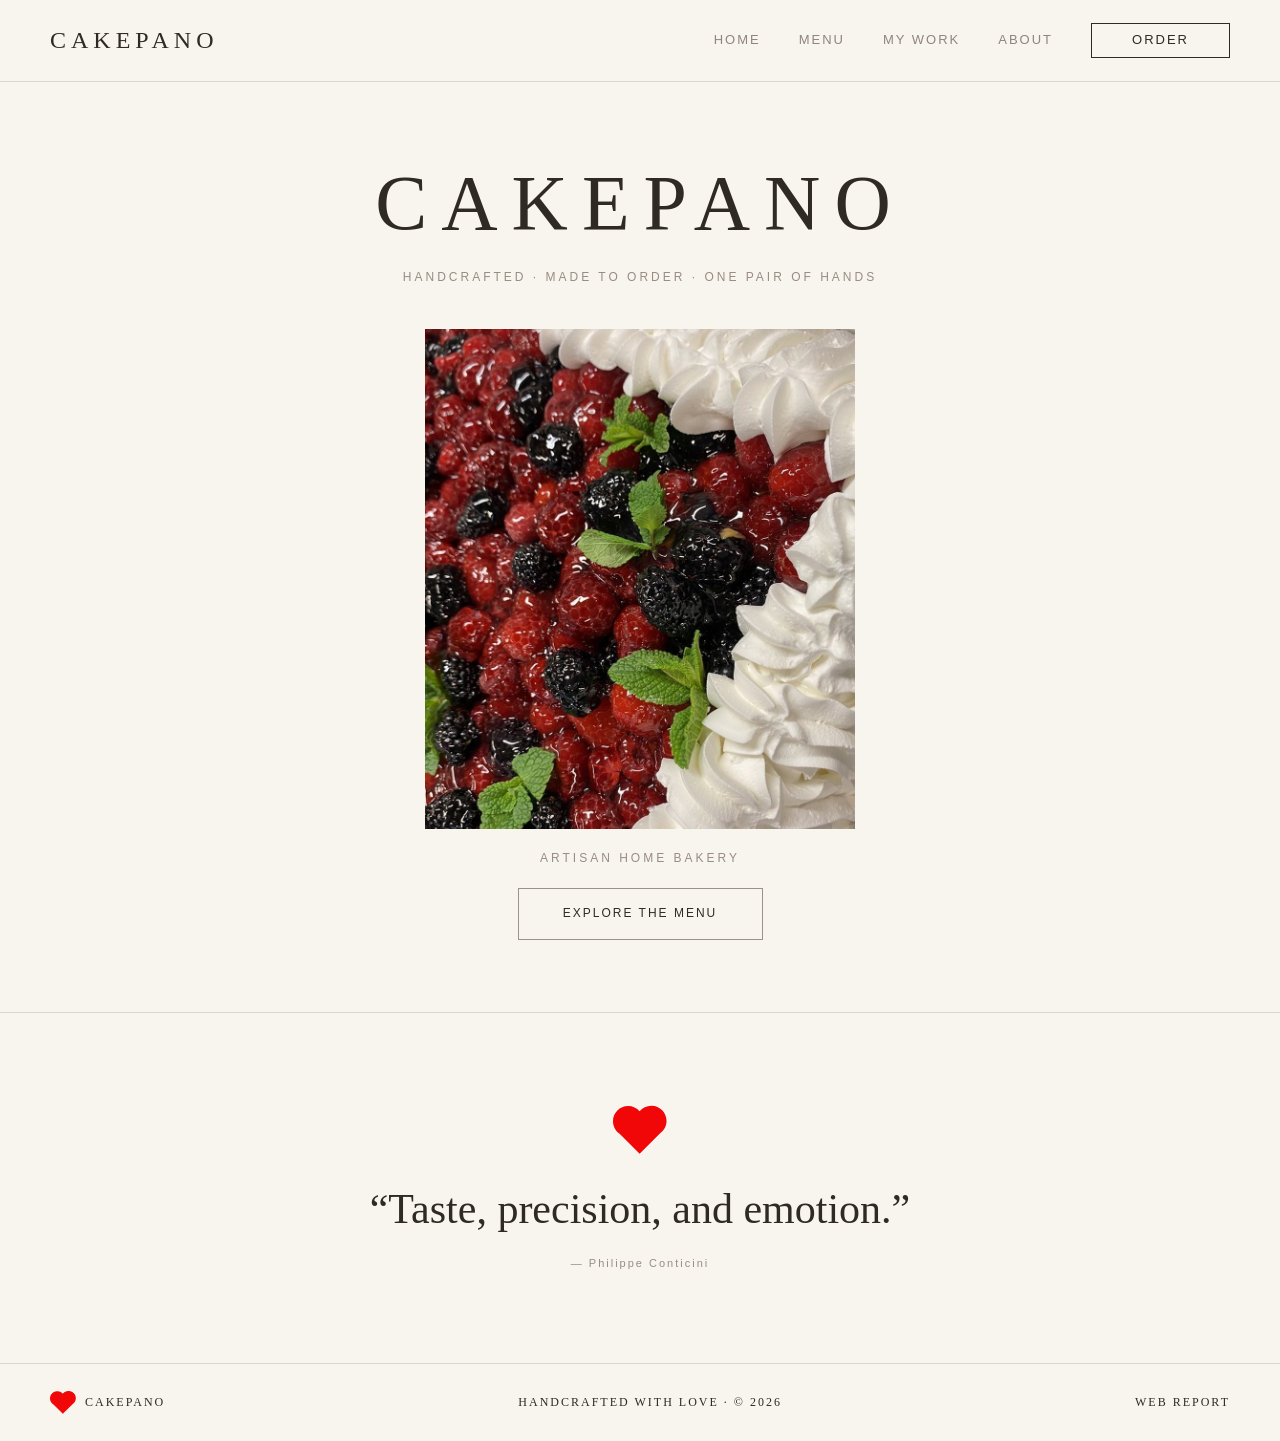
<file: index.html>
<!DOCTYPE html>
<html lang="en">
<head>
    <meta charset="UTF-8">
    <meta name="viewport" content="width=device-width, initial-scale=1.0">
    <title>CAKEPANO | Home</title>
<link rel="stylesheet" href="style.css">
</head>
<body>
    <header class="site-header">
        <a href="index.html" class = "logo">CAKEPANO</a>
        <nav class="nav">
            <a href="index.html">HOME</a>
            <a href="menu.html">MENU</a>
            <a href="work.html">MY WORK</a>
            <a href="about.html">ABOUT</a>
            <a href="contact.html#order-form" class="order-link">ORDER</a> <!---takes the user directly to the order form-->
        </nav>
    </header>
    <main>
        <section class="hero">
            <h1>CAKEPANO</h1>
            <p class="hero-tagline">HANDCRAFTED · MADE TO ORDER · ONE PAIR OF HANDS</p>

            <div class="hero-photo">
                <picture>
                    <source media="(max-width: 560px)" srcset="images/hero-mobile.jpg">
                    <source media="(max-width: 900px)" srcset="images/hero-tablet.jpg">
                    <img alt="Berry cake by CAKEPANO" src="images/hero-desktop.jpg">
                </picture>
            </div> <!--pictutr container allows to use different image sizes accoring to the screen sizes, img is the default version for all screens larger than 900px-->
            <p class="hero-small">ARTISAN HOME BAKERY</p>
            <a class="outline-button" href="menu.html">EXPLORE THE MENU</a>
        </section>

        <div class="home-quote">
            <img alt="Heart illustration" class="heart-icon" src="images/heart.svg">
            <blockquote>“Taste, precision, and emotion.”</blockquote>
            <p>— Philippe Conticini</p>
        </div>
    </main>
    <footer>
        <span class="footer-brand"><a aria-label="Back to home" class="footer-icon-link" href="index.html"><img alt="CAKEPANO heart-icon" src="images/heart.png"></a>CAKEPANO</span>
        <span>HANDCRAFTED WITH LOVE · © 2026</span>
        <span><a href="report.html">WEB REPORT</a></span>
    </footer>
</body>
</html>
</file>
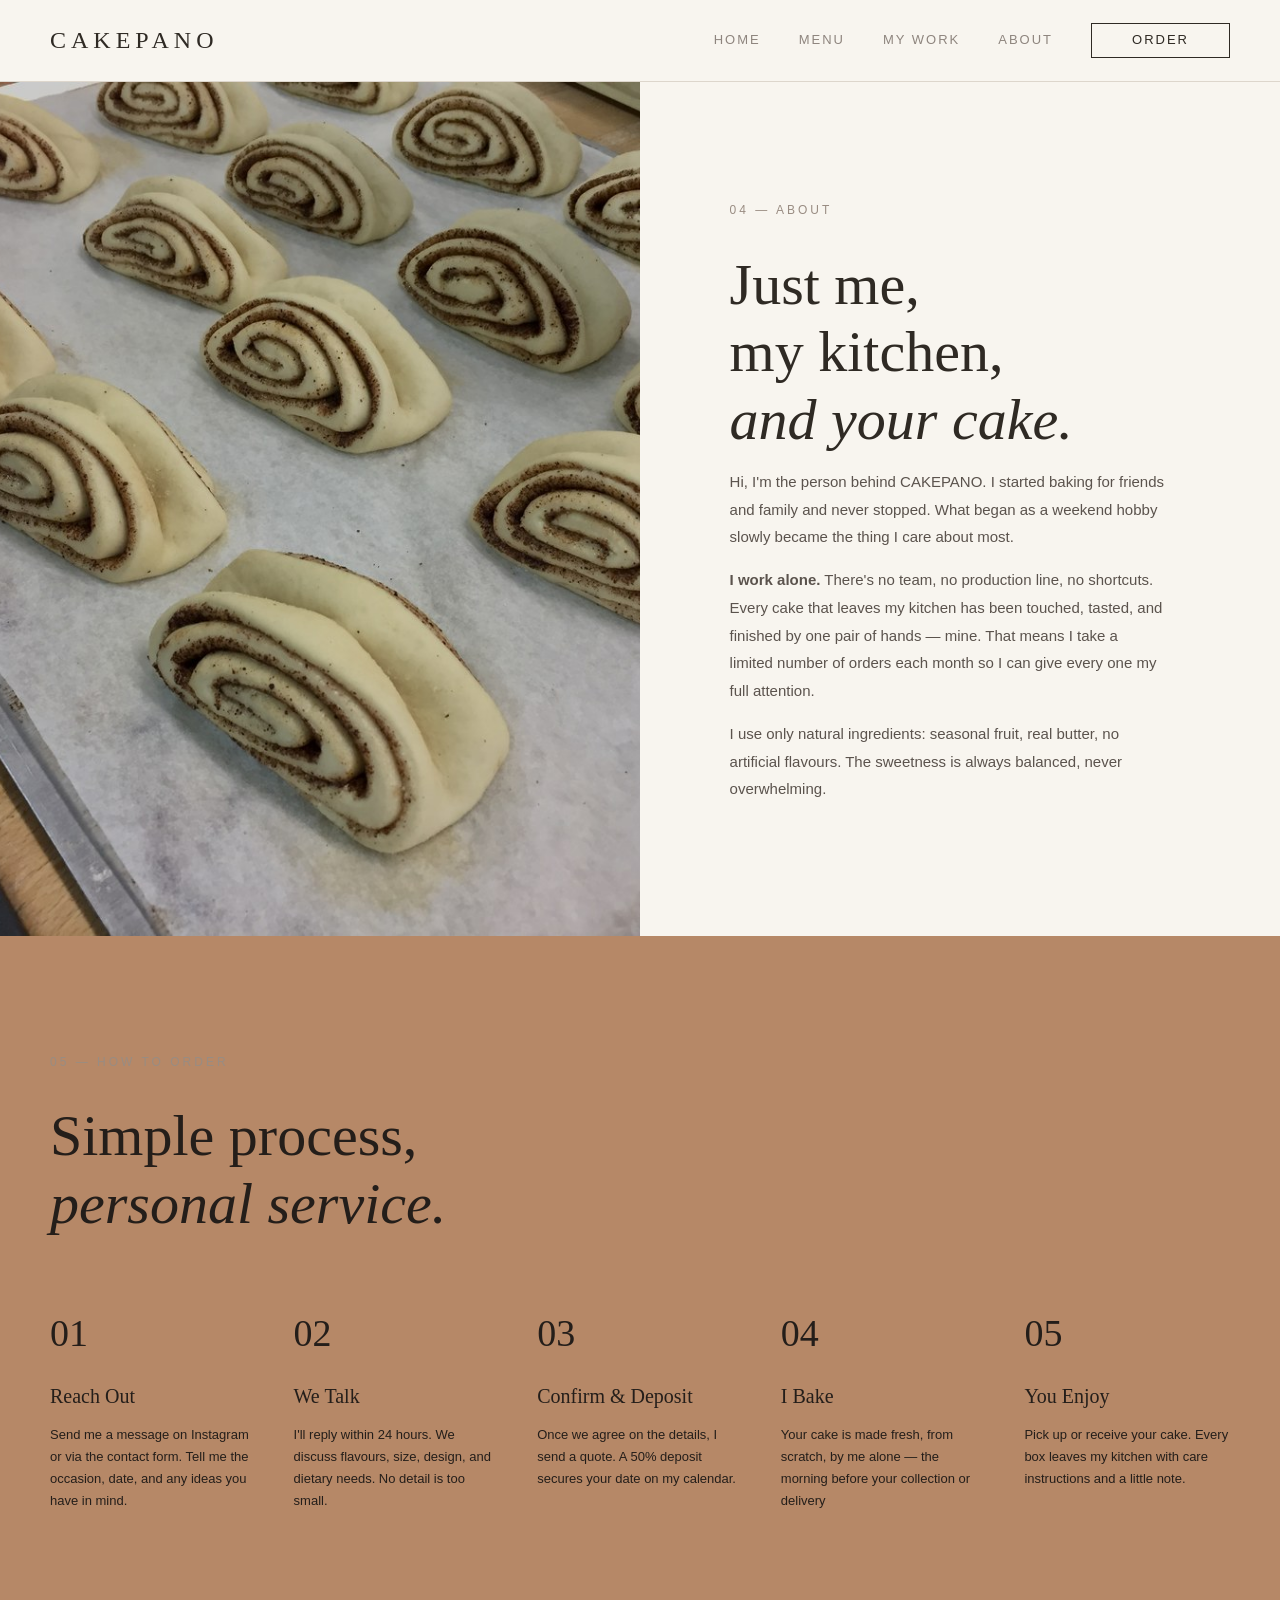
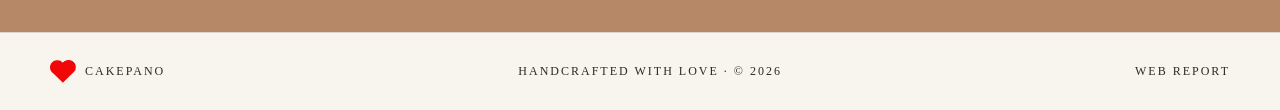
<file: about.html>
<!DOCTYPE html>
<html lang="en">
<head>
    <meta charset="UTF-8">
    <meta name="viewport" content="width=device-width, initial-scale=1.0">
    <title>CAKEPANO | About</title>
    <link href="style.css" rel="stylesheet">
</head>
<body>
    <header class="site-header">
        <a class="logo" href="index.html">CAKEPANO</a>
        <nav class="nav">
            <a href="index.html">HOME</a>
            <a href="menu.html">MENU</a>
            <a href="work.html">MY WORK</a>
            <a href="about.html">ABOUT</a>
            <a class="order-link" href="contact.html#order-form">ORDER</a>
        </nav>
    </header>
    <main class="about-page">
        <div class="about-photo"><img alt="CAKEPANO baking process" src="images/about.jpg"></div>
        <section class="about-text">
            <p class="section-number">04 — ABOUT</p>
            <h1 class="page-title">
                Just me,
                <br>
                my kitchen,
                <br>
                <em>
                and your cake.
                </em>
            </h1>
            <p>
                Hi, I'm the person behind CAKEPANO. I started baking for friends and family and never stopped. What began as a weekend hobby slowly became the thing I care about most.
            </p>
            <p>
                <strong>I work alone.</strong>
                There's no team, no production line, no shortcuts. Every cake that leaves my kitchen has been touched, tasted, and finished by one pair of hands — mine. That means I take a limited number of orders each month so I can give every one my full attention.
            </p>
            <p>
                I use only natural ingredients: seasonal fruit, real butter, no artificial flavours. The sweetness is always balanced, never overwhelming.
            </p>
        </section>
    <section class="section how-section">
        <p class="section-number">05 — HOW TO ORDER</p>
        <h2 class="page-title">Simple process,<br><em>personal service.</em></h2>
        <div class="steps-grid">
            <article class="step">
                <span>01</span>
                <h3>Reach Out</h3>
                <p>Send me a message on Instagram or via the contact form. Tell me the occasion, date, and any ideas you have in mind.</p>
            </article>
            <article class="step">
                <span>02</span>
                <h3>We Talk</h3>
                <p>I'll reply within 24 hours. We discuss flavours, size, design, and dietary needs. No detail is too small.</p>
            </article>
            <article class="step">
                <span>03</span>
                <h3>Confirm & Deposit</h3>
                <p>Once we agree on the details, I send a quote. A 50% deposit secures your date on my calendar.</p>
            </article>
            <article class="step">
                <span>04</span>
                <h3>I Bake</h3>
                <p>Your cake is made fresh, from scratch, by me alone — the morning before your collection or delivery</p>
            </article>
            <article class="step">
                <span>05</span>
                <h3>You Enjoy</h3>
                <p>Pick up or receive your cake. Every box leaves my kitchen with care instructions and a little note.</p>
            </article>
        </div>
    </section>
    </main>
    <footer>
        <span class="footer-brand"><a aria-label="Back to home" class="footer-icon-link" href="index.html"><img alt="CAKEPANO heart-icon" src="images/heart.png"></a>CAKEPANO</span>
        <span>HANDCRAFTED WITH LOVE · © 2026</span>
        <span><a href="report.html">WEB REPORT</a></span>
    </footer>

    </body>
</html>
</file>
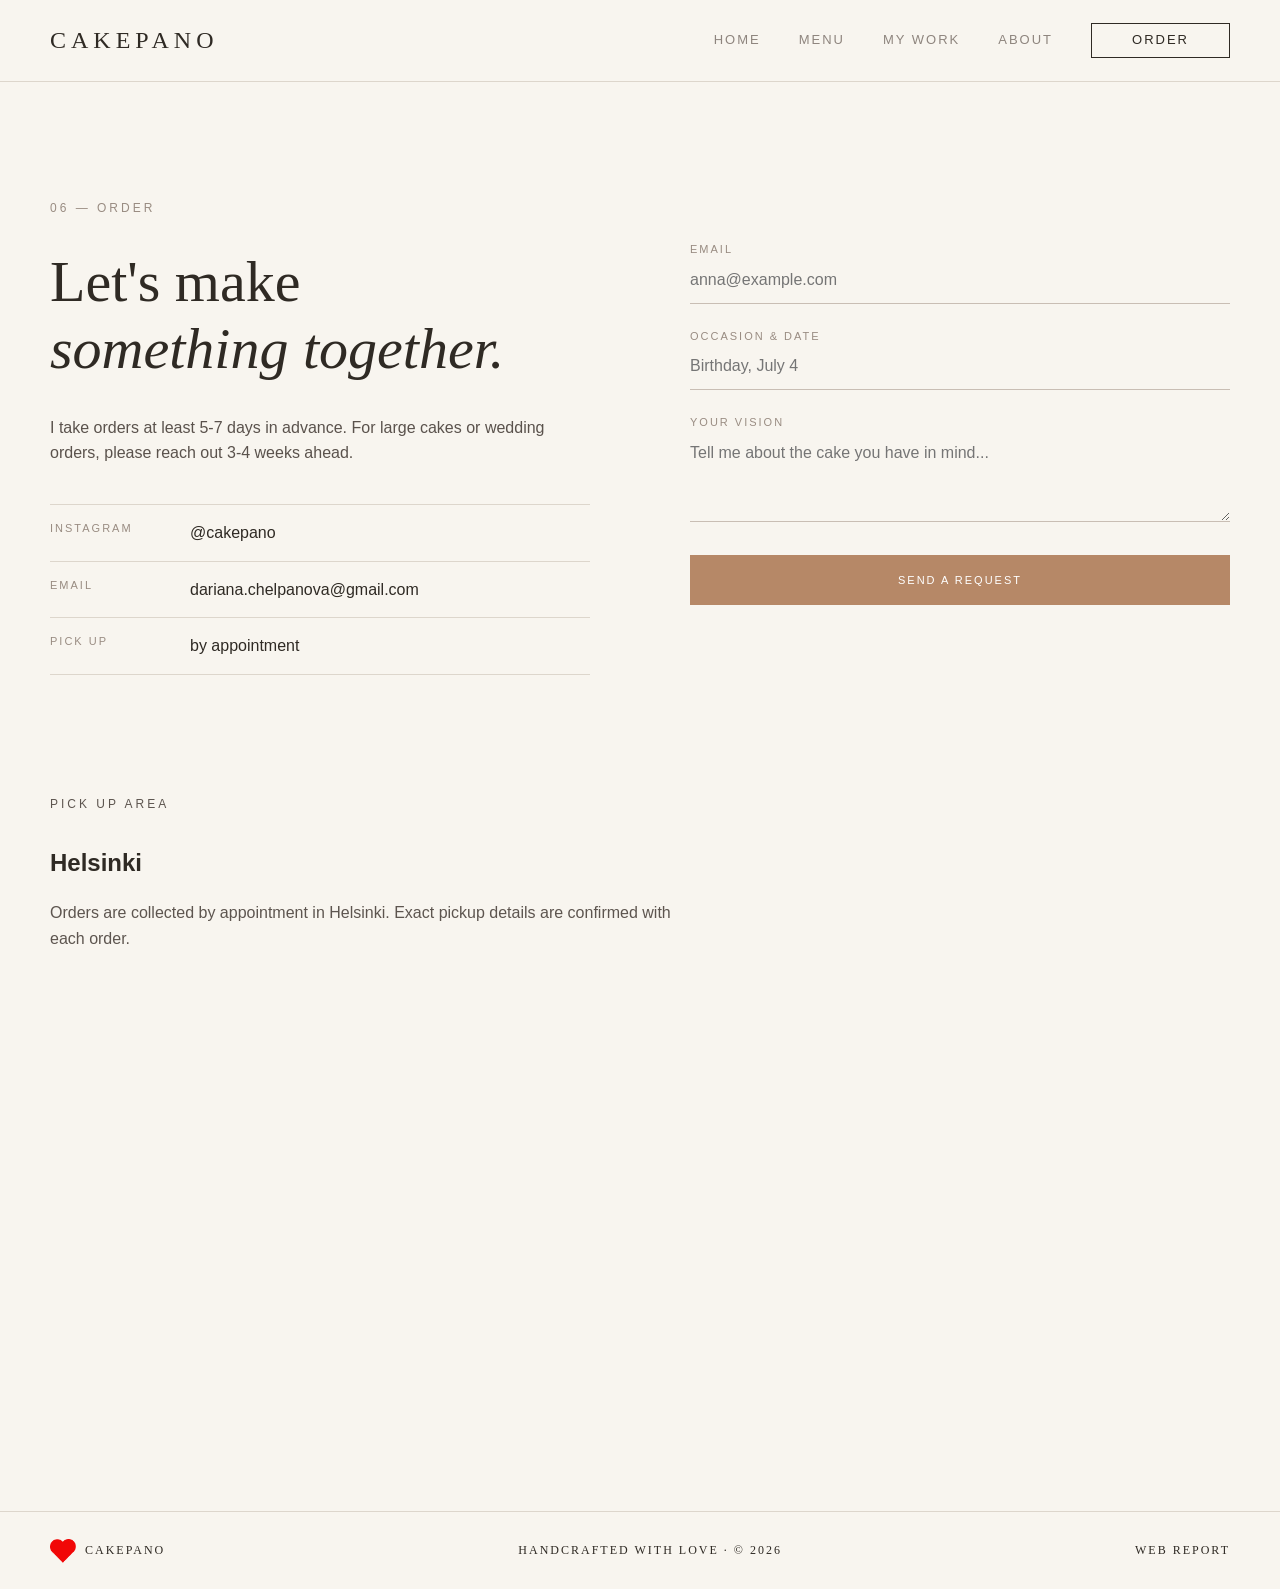
<file: contact.html>
<!DOCTYPE html>
<html lang="en">
<head>
    <meta charset="UTF-8">
    <meta name="viewport" content="width=device-width, initial-scale=1.0">
    <title>CAKEPANO | Order</title>
    <link href="style.css" rel="stylesheet">
</head>
<body>
    <header class="site-header">
        <a class="logo" href="index.html">CAKEPANO</a>
        <nav class="nav">
            <a href="index.html">HOME</a>
            <a href="menu.html">MENU</a>
            <a href="work.html">MY WORK</a>
            <a href="about.html">ABOUT</a>
            <a class="order-link" href="contact.html#order-form">ORDER</a>
        </nav>
  </header>
    <main>
        <section class="section contact-section">
            <div class="contact-info">
                <p class="section-number">06 — ORDER</p>
            <h1 class="page-title">
                Let's make
                <br>
                <em>
                something together.
                </em>
            </h1>
            <p class="contact-intro">
            I take orders at least 5-7 days in advance. For large cakes or wedding orders, please reach out 3-4 weeks ahead.
            </p>
            <div class="contact-lines">
                <div><span>INSTAGRAM</span><strong>@cakepano</strong></div>
                <div><span>EMAIL</span><strong>dariana.chelpanova@gmail.com</strong></div>
                <div><span>PICK UP</span><strong>by appointment</strong>
                </div>
            </div>
            </div>
                <form action="https://api.web3forms.com/submit"
                    class="contact-form"
                    id="order-form"
                    method="POST">

                <input type="hidden"
                    name="access_key"
                    value="e83da015-eaa8-417a-99c3-166483fe40da">

                <label for="email">EMAIL</label>
                <input id="email"
                    name="Customer Email"
                    placeholder="anna@example.com"
                    required
                    type="email">

                <label for="occasion">OCCASION & DATE</label>
                <input id="occasion"
                    name="Occasion and date"
                    placeholder="Birthday, July 4"
                    required
                    type="text">

                <label for="vision">YOUR VISION</label>
                <textarea id="vision"
                        name="Cake idea"
                        placeholder="Tell me about the cake you have in mind..."
                        required></textarea>

                <button type="submit">SEND A REQUEST</button>

                </form>
        </section>
        <section class="map-section">
            <p class="section-number">PICK UP AREA</p>
            <h2>Helsinki</h2>
            <p>Orders are collected by appointment in Helsinki. Exact pickup details are confirmed with each order.</p>
            <iframe
                class="map-frame"
                loading="lazy"
                title="OpenStreetMap Kalasatama"
                src="https://www.openstreetmap.org/export/embed.html?bbox=24.900%2C60.150%2C25.020%2C60.220&amp;layer=mapnik&amp;marker=60.1699%2C24.9384"> 
            </iframe>
        </section>
        <!--the marker is generated by OpenStreetMap based on the selected location-->

  </main>
  <footer>
        <span class="footer-brand"><a aria-label="Back to home" class="footer-icon-link" href="index.html"><img alt="CAKEPANO heart-icon" src="images/heart.png"></a>CAKEPANO</span>
        <span>HANDCRAFTED WITH LOVE · © 2026</span>
        <span><a href="report.html">WEB REPORT</a></span>
    </footer>
</body>
</html>
</file>
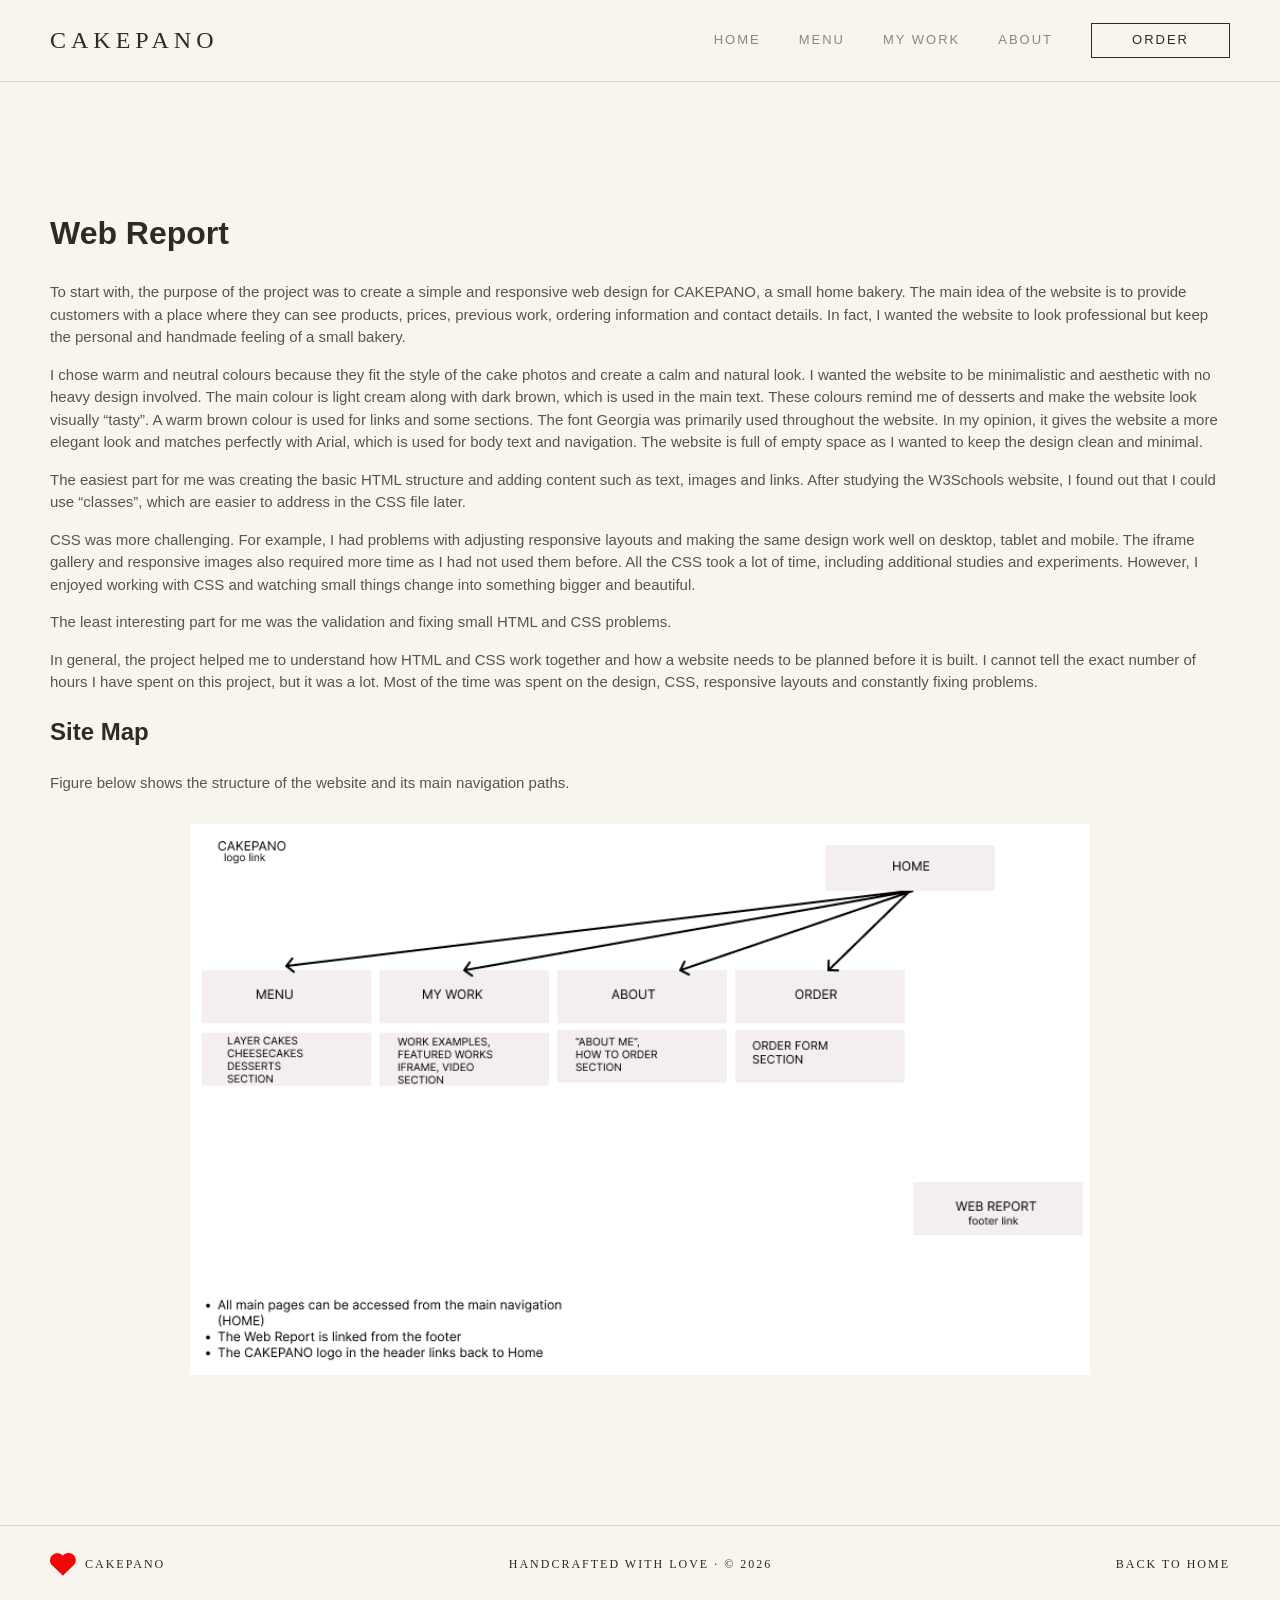
<file: report.html>
<!DOCTYPE html>
<html lang="en">
<head>
    <meta charset="UTF-8">
    <meta name="viewport" content="width=device-width, initial-scale=1.0">
    <title>CAKEPANO | Web Report</title>
    <link rel="stylesheet" href="style.css">
</head>
<body>
    <header class="site-header">
    <a class="logo" href="index.html">CAKEPANO</a>
    <nav class="nav">
      <a href="index.html">HOME</a>
      <a href="menu.html">MENU</a>
      <a href="work.html">MY WORK</a>
      <a href="about.html">ABOUT</a>
      <a href="contact.html#order-form" class="order-link">ORDER</a>
    </nav>
    </header>
    <main class="section report-page">
        <h1>Web Report</h1>
        <p>To start with, the purpose of the project was to create a simple and responsive web design for CAKEPANO, a small home bakery. The main idea of the website is to provide customers with a place where they can see products, prices, previous work, ordering information and contact details. In fact, I wanted the website to look professional but keep the personal and handmade feeling of a small bakery.</p>
        <p>I chose warm and neutral colours because they fit the style of the cake photos and create a calm and natural look. I wanted the website to be minimalistic and aesthetic with no heavy design involved. The main colour is light cream along with dark brown, which is used in the main text. These colours remind me of desserts and make the website look visually “tasty”.  A warm brown colour is used for links and some sections. The font Georgia was primarily used throughout the website. In my opinion, it gives the website a more elegant look and matches perfectly with Arial, which is used for body text and navigation. The website is full of empty space as I wanted to keep the design clean and minimal.</p>
        <p>The easiest part for me was creating the basic HTML structure and adding content such as text, images and links. After studying the W3Schools website, I found out that I could use “classes”, which are easier to address in the CSS file later.</p>
        <p>CSS was more challenging. For example, I had problems with adjusting responsive layouts and making the same design work well on desktop, tablet and mobile. The iframe gallery and responsive images also required more time as I had not used them before. All the CSS took a lot of time, including additional studies and experiments. However, I enjoyed working with CSS and watching small things change into something bigger and beautiful.</p>
        <p>The least interesting part for me was the validation and fixing small HTML and CSS problems.</p>
        <p>In general, the project helped me to understand how HTML and CSS work together and how a website needs to be planned before it is built. I cannot tell the exact number of hours I have spent on this project, but it was a lot. Most of the time was spent on the design, CSS, responsive layouts and constantly fixing problems.</p>
        
        <section class="report-section">
            <h2>Site Map</h2>
            <p>Figure below shows the structure of the website and its main navigation paths.</p>
            <img src="images/sitemap.png" alt="Site map of the CAKEPANO website" class="site-map-image">
        </section>

    </main>
    <footer>
        <span class="footer-brand"><a aria-label="Back to home" class="footer-icon-link" href="index.html"><img alt="CAKEPANO heart-icon" src="images/heart.png"></a>CAKEPANO</span>
        <span>HANDCRAFTED WITH LOVE · © 2026</span>
        <span><a href="index.html">BACK TO HOME</a></span>
    </footer>
</body>
</html>
</file>
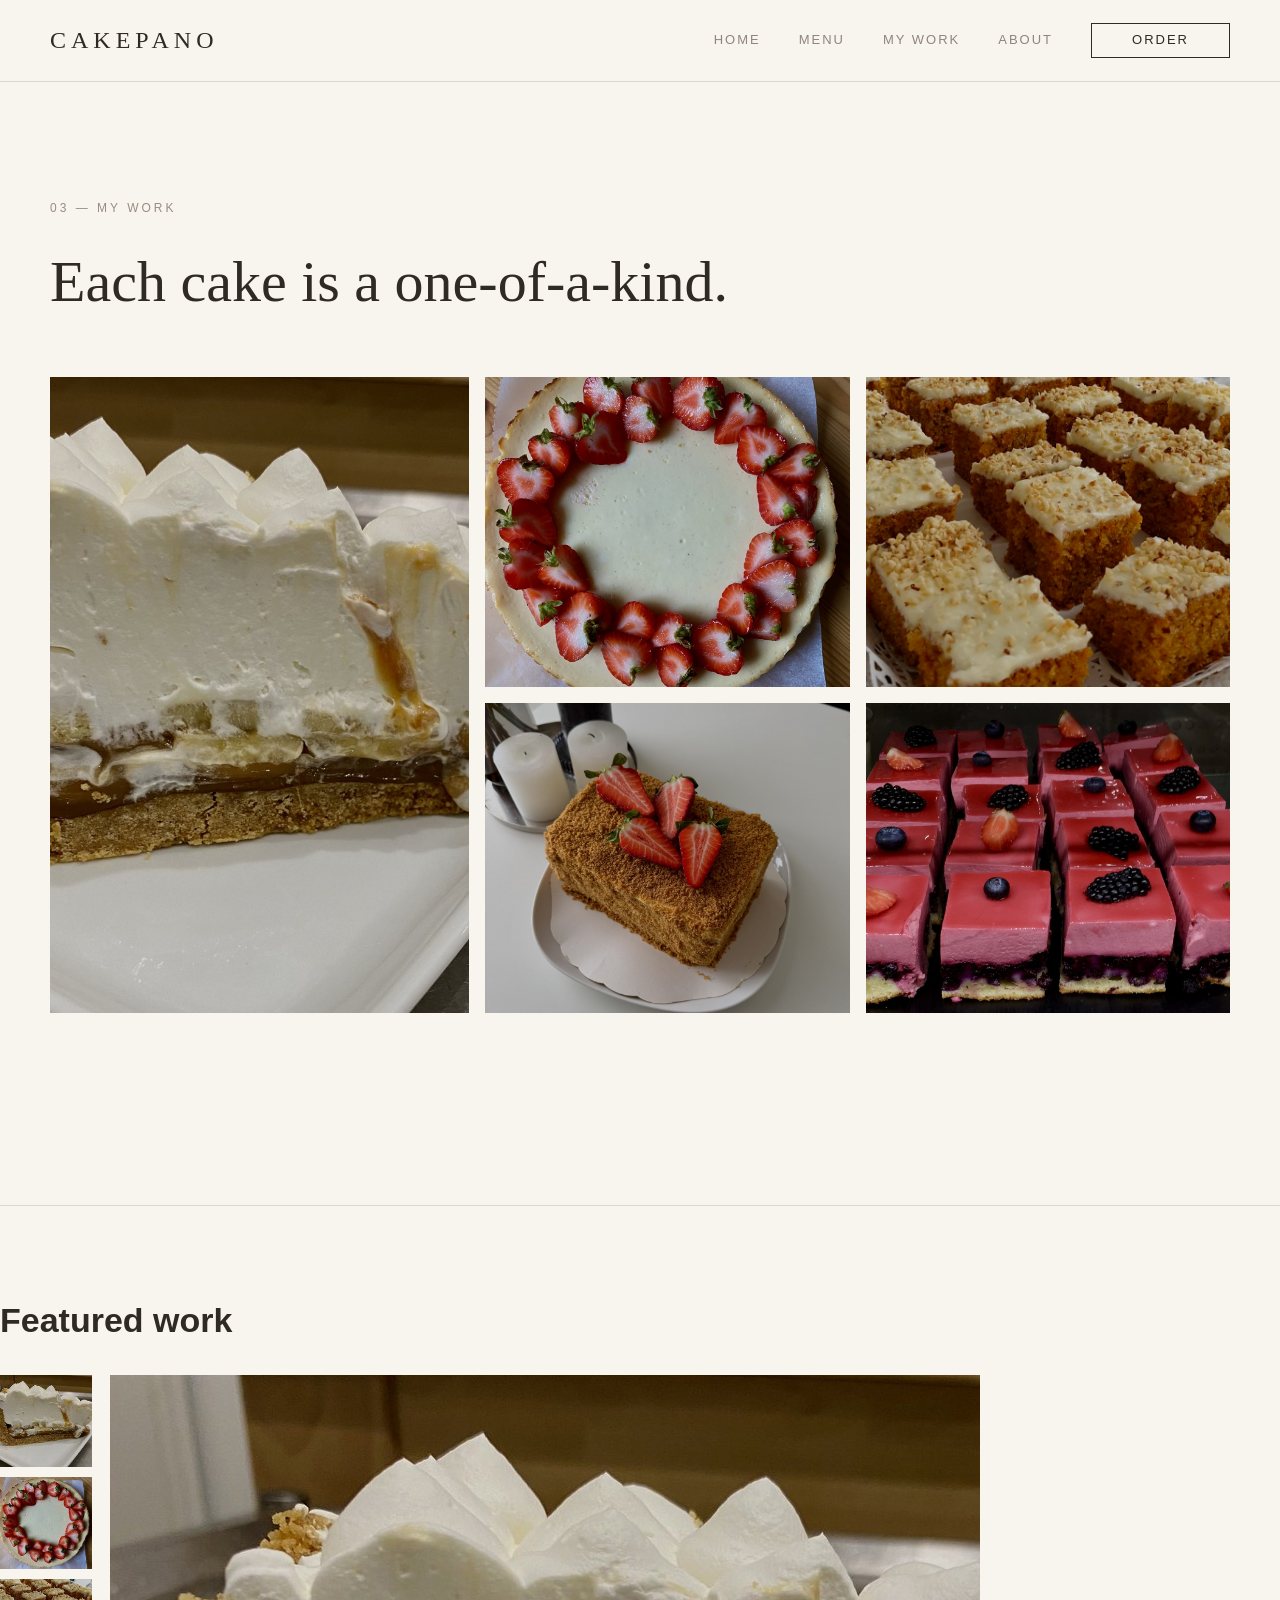
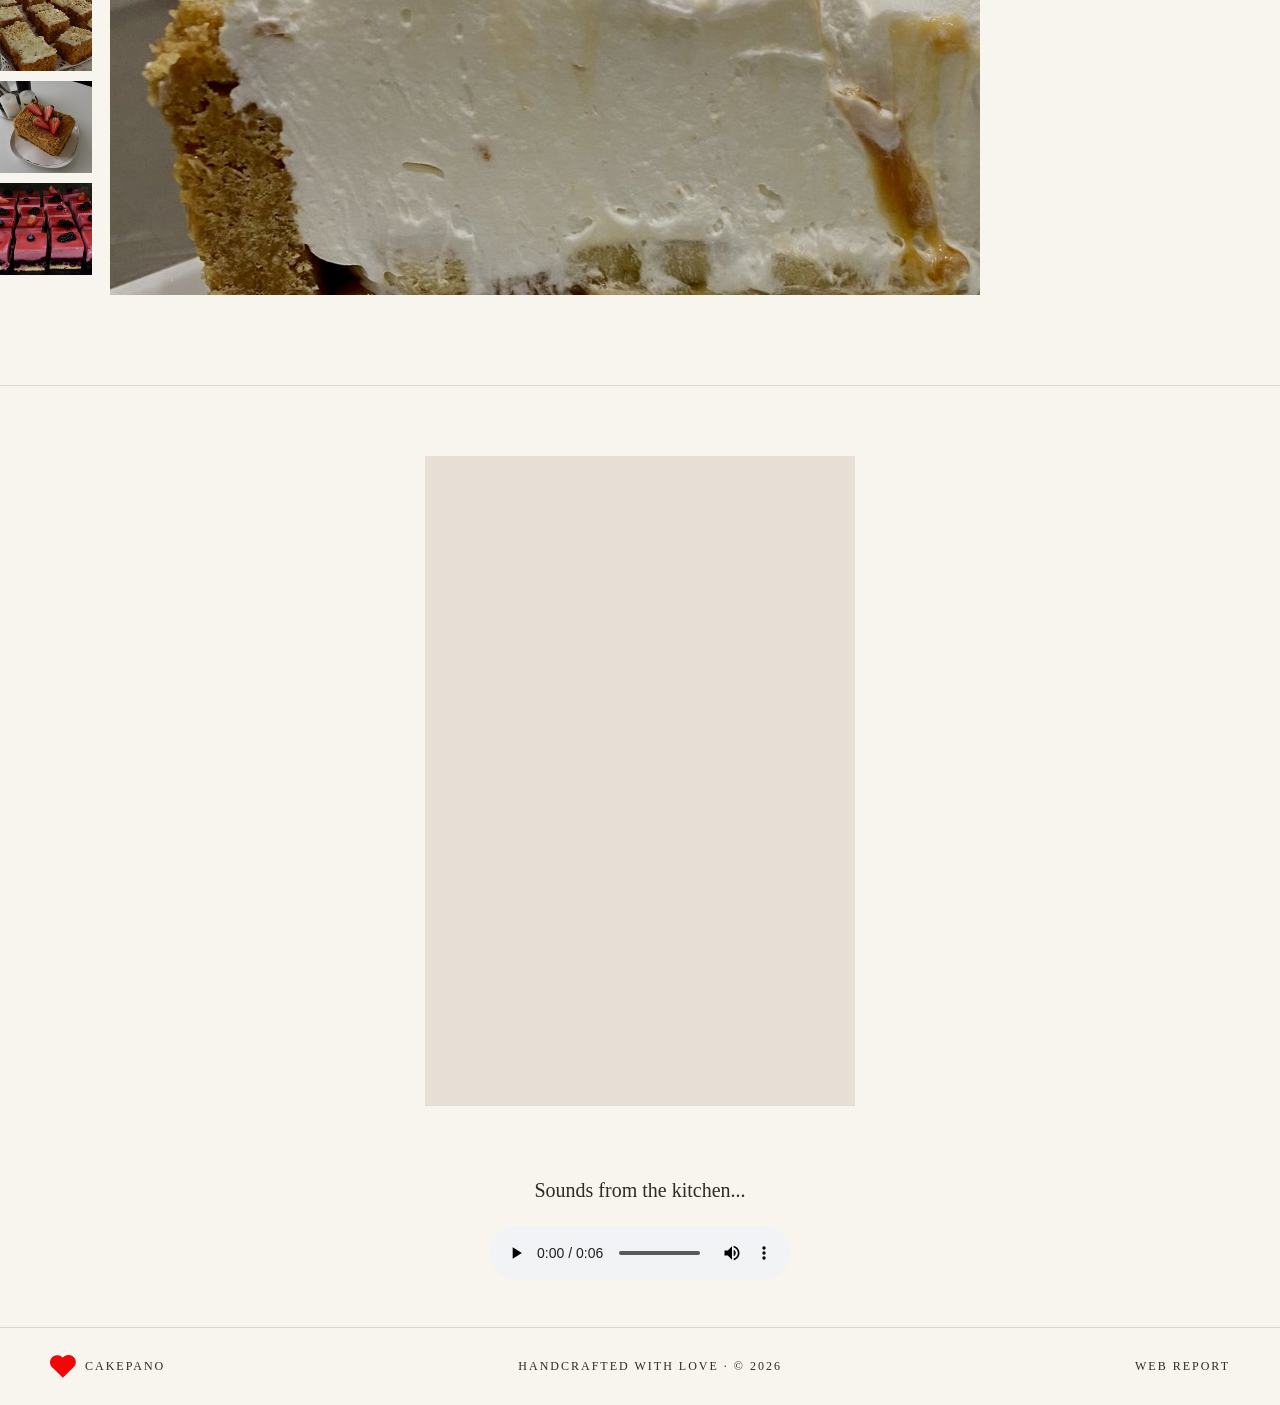
<file: work.html>
<!DOCTYPE html>
<html lang="en">
<head>
    <meta charset="UTF-8">
    <meta name="viewport" content="width=device-width, initial-scale=1.0">
    <title>CAKEPANO | My Work</title>
    <link href="style.css" rel="stylesheet">
</head>
<body class="work-page">
    <header class="site-header">
        <a class="logo" href="index.html">CAKEPANO</a>
        <nav class="nav">
            <a href="index.html">HOME</a>
            <a href="menu.html">MENU</a>
            <a href="work.html">MY WORK</a>
            <a href="about.html">ABOUT</a>
            <a class="order-link" href="contact.html#order-form">ORDER</a>
        </nav>
    </header>
    <main>
        <section class="section">
            <p class="section-number">03 — MY WORK</p>
            <h1 class="page-title">Each cake is a one-of-a-kind.</h1>
            <div class="work-grid">
                <img alt="CAKEPANO banoffee" class="work-a" src="images/work-1.jpg">
                <img alt="CAKEPANO cheesecake" src="images/work-2.jpg">
                <img alt="CAKEPANO mini desserts" src="images/work-3.jpg">
                <img alt="CAKEPANO honey-cake" src="images/work-4.jpg">
                <img alt="Berry mini cakes by CAKEPANO" src="images/work-5.jpg">
            </div>
        </section>
        <section class="iframe-gallery">
            <h2>Featured work</h2>
            <div class="gallery-layout"> <!--main gallery container, the whole gallery is in here-->
                <div class="gallery-thumbnails"> <!--class for small images-->
                    
                    <a href="images/work-1.jpg" target="gallery-frame"> <!--to open the image inside the gallery iframe-->
                        <img alt="Featured cake thumbnail 1" src="images/thumbs/work-1.jpg">
                    </a> <!--small pic version thumbnail after the click opens in iframe as a large-->

                    <a aria-label="View featured cake 2" href="images/work-2.jpg" target="gallery-frame">
                        <img alt="Featured cake thumbnail 2" src="images/thumbs/work-2.jpg">
                    </a>

                    <a aria-label="View featured cake 3" href="images/work-3.jpg" target="gallery-frame">
                        <img alt="Featured cake thumbnail 3" src="images/thumbs/work-3.jpg">
                    </a>

                    <a aria-label="View featured cake 4" href="images/work-4.jpg" target="gallery-frame">
                        <img alt="Featured cake thumbnail 4" src="images/thumbs/work-4.jpg">
                    </a>

                    <a aria-label="View featured cake 5" href="images/work-5.jpg" target="gallery-frame">
                        <img alt="Featured cake thumbnail 5" src="images/thumbs/work-5.jpg">
                    </a>

                </div>
                <iframe 
                    loading="lazy"                  
                    name="gallery-frame"
                    src="images/work-1.jpg"
                    title="CAKEPANO featured cake gallery">
                </iframe>
                <!--"1. the target value used in thumbnails links must match the iframe name (= gallery-frame) 2."lazy" to load the iframe only when it is needed, starts to become visible on the page-->
            </div>
        </section>
        <div class="work-video-section">
            <video class="work-video" autoplay loop muted playsinline>
                <source src="videos/cakepano-video.mp4" type="video/mp4">
            </video> <!--playsinline to play the video inside the page on mobile-->
        </div>
        <div class = "work-audio">
            <p>Sounds from the kitchen...</p>

            <audio controls>
                <source src = "audio/mixing-audio.mp3">
            </audio>

        </div>
    </main>
    <footer>
        <span class="footer-brand"><a aria-label="Back to home" class="footer-icon-link" href="index.html"><img alt="CAKEPANO heart-icon" src="images/heart.png"></a>CAKEPANO</span>
        <span>HANDCRAFTED WITH LOVE · © 2026</span>
        <span><a href="report.html">WEB REPORT</a></span>
    </footer>
</body>
</html>
</file>
<file: style.css>
* {
  box-sizing: border-box; /*applies this rule to all elements; everything has to fit inside the specified width and height of the box */
}

body {
  margin: 0;
  background-color: #f8f5ef;
  color: #2f2a24;
  font-family: Arial, Helvetica, sans-serif;
  font-size: 16px;
  line-height: 1.6;
}

img {
  width: 100%; /*image fills the width of its container*/
  display: block; /*removes small spaces under the image*/
}

a {
  color: inherit; /*link uses the same colour as the parent text, not getting default blue*/
  text-decoration: none; /*removes the default underline*/
}

/* header part */
.site-header {
  min-height: 82px;
  padding: 0 50px;
  display: flex;
  align-items: center; /*centers items vertically*/
  justify-content: space-between; /*space between the logo and nav*/
  border-bottom: 1px solid #ddd6cc; /*line under the header*/
  background-color: #f8f5ef;
  position: sticky; /*keeps the header visible while scrolling*/
  top: 0;
  z-index: 10; /*keeps the header above other containers*/
}

.logo {
  font-family: Georgia, "Times New Roman", serif;
  font-size: 24px;
  letter-spacing: 5px;
}

.logo:hover {
  color: #b68867; /*changes the logo colour on hover*/
}

.nav {
  display: flex; /*flexbox for nav links*/
  align-items: center;
  gap: 38px;
}

.nav a {
  color: #8e857e;
  font-size: 13px;
  letter-spacing: 2px;
  padding: 12px 0;
  white-space: nowrap;
}

.nav a:hover {
  color: #b68867;
  text-decoration: underline;
}

.nav .order-link {
  color: #2f2a24;
  border: 1px solid #2f2a24;
  padding: 6px 40px;
}

.nav .order-link:hover {
  color: #b68867;
  border-color: #b68867;
}

/* home part */
.hero {
  text-align: center;
  padding: 82px 24px 72px;
}

.hero h1 {
  margin: 0 0 26px;
  font-family: Georgia, "Times New Roman", serif;
  font-size: 78px;
  font-weight: 400;
  line-height: 1;
  letter-spacing: 14px;
}

.hero-tagline, /*made to order, etc*/
.hero-small, /*artisan ..*/
.section-number {
  color: #998c82;
  font-size: 12px;
  letter-spacing: 3px; 
}

.hero-tagline {
  margin: 0 0 42px;
}

.hero-photo {
  width: 430px;
  max-width: 100%;
  height: 500px;
  margin: 0 auto 20px;
  overflow: hidden; /*hides parts of the image outside of the container*/
  background-color: #f1ece4; /*background behind the image, if the image is not loaded or loading*/
}

.hero-photo picture,
.hero-photo img {
  width: 100%;
  height: 100%;
  display: block;
}

.hero-photo img {
  object-fit: cover; /*fills the container and crops extra parts when needed/does not stretch the image*/
}

.hero-small {
  margin: 0 0 20px;
}

.outline-button {
  min-width: 245px;
  padding: 15px 24px;
  display: inline-block; /*link behaves as a button*/
  border: 1px solid #9d9288;
  font-size: 12px;
  letter-spacing: 2px;
}

.outline-button:hover {
  color: #b68867;
  border-color: #b68867;
}

.home-quote {
  padding: 90px 24px;
  border-top: 1px solid #ddd6cc;
  text-align: center;
}

.heart-icon {
  width: 54px;
  height: 54px;
  margin: 0 auto 24px; /*centers the heart and adds space below*/
  animation-name: heart;
  animation-duration: 5s;
  animation-timing-function: ease-in-out;
  animation-iteration-count: infinite;
  /*animation's cycle takes 5 sec, starts and ends smoothly and repeats forever*/
}

@keyframes heart {
  0% { transform: translateY(0); opacity: 0.7; }
  50% { transform: translateY(-10px); opacity: 1; }
  100% { transform: translateY(0); opacity: 0.7; }
}
/*keyrfames creates an animation heart, 0% strating position, slightly transparent, 50% moves 7px up, fully visible, 100% returns to the start*/

.home-quote blockquote {
  max-width: 760px;
  margin: 0 auto 18px; 
  font-family: Georgia, "Times New Roman", serif;
  font-size: 42px;
  font-weight: 400;
  line-height: 1.35;
}

.home-quote p {
  margin: 0;
  color: #998c82;
  font-size: 11px;
  letter-spacing: 2px;
}

/* styles for all pages */
.section {
  padding: 105px 50px 120px;
}

.section-number {
  margin-bottom: 30px;
}

.page-title {
  margin: 0;
  font-family: Georgia, "Times New Roman", serif;
  font-size: 58px;
  font-weight: 400;
  line-height: 1.16;
}

/* menu section */
.menu-grid {
  display: grid;
  grid-template-columns: 1fr 1fr 1fr; /*tree equal columns*/
  gap: 42px;
  margin-top: 68px;
}

.menu-card { overflow: hidden; } /*hides parts that goes outside the cerd*/

.menu-card img {
  height: 330px;
  object-fit: cover;
  background-color: #f1ece4;
  transition: transform 0.3s;
}

.menu-card img:hover { transform: scale(1.03); } /*slightly enlarges the image by 3%*/

.menu-title {
  display: flex;
  justify-content: space-between;
  align-items: center;
  gap: 16px;
  margin-top: 20px;
}

.menu-title h3 {
  margin: 0;
  font-family: Georgia, "Times New Roman", serif;
  font-size: 25px;
  font-weight: 400;
}

.menu-title span {
  color: #aa9d92;
  font-size: 14px;
}

.menu-card p {
  margin-top: 12px;
  color: #5d554f;
  font-size: 14px;
  line-height: 1.75;
}

/*my work section*/

.work-grid {
  display: grid;
  grid-template-columns: 1.15fr 1fr 1fr;
  grid-template-rows: 310px 310px;
  gap: 16px;
  margin-top: 62px;
}

.work-grid img {
  height: 100%;
  object-fit: cover;
  transition: transform 0.3s; /*makes the hover zoom smooth*/
}

.work-grid img:hover { transform: scale(1.03); } /*images enlarges by 3%*/
.work-a { grid-row: 1 / 3; } /*first images takes two rows*/

.iframe-gallery {
  margin-top: 72px;
  padding-top: 58px;
  border-top: 1px solid #ddd6cc;
}

.iframe-gallery h2 {
  margin-bottom: 28px;
  font-size: 34px;
}

.gallery-layout {
  display: grid;
  grid-template-columns: 92px 1fr; /*creating two columns for thumbnails and iframe*/
  gap: 18px;
  max-width: 980px;
}

.gallery-thumbnails {
  display: flex;
  flex-direction: column;
  gap: 10px;
}

.gallery-thumbnails a {
  display: block; /*makes the link as a block*/
  overflow: hidden; /* hides the image when it grows on hover*/
}

.gallery-thumbnails img {
  width: 92px;
  height: 92px;
  object-fit: cover; /*fills the box and crops extra parts if needed*/
  transition: transform 0.25s; /*the hover zooms by 4% for 25sec*/
}

.gallery-thumbnails img:hover { transform: scale(1.04); } /*enlarges thumbnails by 4% on hover*/

.gallery-layout iframe {
  width: 100%;
  height: 520px;
  border: 0;
  background-color: #f1ece4; /*background behind the iframe if it is not loaded or smth wrong*/
}

.work-video-section {
  margin-top: 90px; /*space above the vid section*/
  padding-top: 70px; /*space inside the section above the vid*/
  border-top: 1px solid #ddd6cc;
  text-align: center;
}

.work-video {
  width: 430px;
  max-width: 100%;
  height: 650px;
  object-fit: cover;
  background-color: #e7dfd5;
}

.work-audio {
  text-align: center;
  padding: 40px 20px;
}

.work-audio p {
  font-family: Georgia, 'Times New Roman', Times, serif;
  font-size: 20px;
  margin-bottom: 20px;
}

/* about section */

.about-page {
  display: grid;
  grid-template-columns: 1fr 1fr;
}

.about-photo {
  overflow: hidden;
  min-height: 720px;
}

.about-photo img {
  height: 100%;
  object-fit: cover;
}

.about-text {
  padding: 105px 9vw 80px 7vw; /*top right bottom left , vw changes with the width of the browser window*/
}
.about-text {
  margin-bottom: 38px;
}

.about-text p {
  color: #5b534d;
  font-size: 15px;
  line-height: 1.85;
}

.about-text .section-number {
  color: #998c82;
  font-size: 12px;
}

.how-section {
  grid-column: 1 / -1; /*section takes the whole grid width*/
  background-color: #b68867;
  color: #241e1a;
}
.how-section .sec {color: #5e4636;}

.steps-grid {
  display: grid;
  grid-template-columns: 1fr 1fr 1fr 1fr 1fr;
  gap: 38px;
  margin-top: 66px;
}
 .step span {
  display: block;
  font-family: Georgia, 'Times New Roman', Times, serif;
  font-size: 38px;
  margin-bottom: 16px;
 }

 .step h3{
  margin: 0 0 12px;
  font-family: Georgia, "Times New Roman", serif;
  font-size: 20px;
  font-weight: 400;
 }
.step p {
  margin: 0;
  font-size: 13px;
  line-height: 1.7;
}

/* Contact and order section */
.contact-section {
  display: grid;
  grid-template-columns: 1fr 1fr;
  gap: 100px;
}

.contact-info h1 { margin-bottom: 32px; }

.contact-intro {
  max-width: 570px;
  margin: 0 0 38px;
  color: #5a524c;
}

.contact-lines { border-top: 1px solid #ddd6cc; }

.contact-lines div {
  display: grid;
  grid-template-columns: 120px 1fr;
  gap: 20px;
  padding: 15px 0;
  border-bottom: 1px solid #ddd6cc;
}

.contact-lines span,
.contact-form label {
  color: #998c82;
  font-size: 11px;
  letter-spacing: 2px;
}

.contact-lines strong { font-weight: 400; }
.contact-form { padding-top: 30px; }

.contact-form label {
  display: block;
  margin-top: 24px;
}

.contact-form input,
.contact-form textarea {
  width: 100%;
  padding: 12px 0 14px;
  border: 0;
  border-bottom: 1px solid #c9beb4;
  background-color: transparent;
  color: #2f2a24;
  font-family: Arial, Helvetica, sans-serif;
  font-size: 16px;
}

.contact-form textarea {
  height: 90px;
  resize: vertical;
}

.contact-form button {
  width: 100%;
  min-height: 50px;
  margin-top: 26px;
  border: 0;
  background-color: #b68867;
  color: white;
  font-size: 11px;
  letter-spacing: 2px;
  cursor: pointer;
}


/*MAP SECTION*/

.map-section {
  padding: 0 50px 110px;
}
.map-section h2 {
  margin-bottom: 18px;
}

.map-section p {
  max-width: 650px;
  margin: 0 0 30px;
  color: #5d554f;
}

.map-frame {
  width: 100%;
  height: 420px;
  border: 0;
  display: block;
}

/*footer section */

footer {
  min-height: 78px;
  padding: 0 50px;
  border-top: 1px solid #ddd6cc;
  display: flex;
  align-items: center;
  justify-content: space-between;
  gap: 24px;
  font-family: Georgia, "Times New Roman", serif;
  font-size: 12px;
  letter-spacing: 2px;
}

footer a:hover {
  color: #b68867;
  text-decoration: underline;
}

.footer-brand {
  display: flex;
  align-items: center;
  gap: 9px;
}

.footer-icon-link {
  width: 26px;
  height: 26px;
}

.footer-icon-link img {
  width: 100%;
  height: 100%;
  object-fit: contain;
}

.order-action {
  margin-top: 60px;
}

.site-map-image {
  width: 100%;
  max-width: 900px;
  display: block;
  margin: 30px auto;
}

/* Tablet */

@media screen and (max-width: 900px) {
  .site-header {
    min-height: 68px;
    padding: 14px 20px;
    align-items: flex-start;
  }

  .logo {
    font-size: 18px;
  }

  .nav {
    justify-content: flex-end;
    flex-wrap: wrap;
    gap: 4px 18px;
  }

  .nav a {
    padding: 8px 0;
    font-size: 11px;
  }

  .order-link {
    border: 0;
  }

  .hero {
    padding: 60px 20px 48px;
  }
  .hero h1 {
    font-size: 48px;
  }

  .hero-tagline {
    max-width: 330px;
    margin: 0 auto 28px;
    font-size: 9px;
  }

  .hero-photo {
    width: 390px;
    height: 430px;
  }

  .section { padding: 72px 20px 80px; }
  .page-title { font-size: 42px; }

  .menu-grid {
    grid-template-columns: 1fr;
    gap: 48px;
  }

  .work-grid {
    grid-template-columns: 1fr 1fr;
    grid-template-rows: 230px 230px 230px;
  }

  .gallery-layout {
    grid-template-columns: 1fr;
  }

  .gallery-thumbnails {
    flex-direction: row;
    flex-wrap: wrap; /*moves thumbnails to the new row if needed*/
  }

  .gallery-layout iframe { height: 460px; }
  .work-video { height: 560px; }
  .about-page { grid-template-columns: 1fr; }

  .about-photo {
    height: 460px;
    min-height: 0;
  }

  .about-text { padding: 72px 20px 66px; }
  .steps-grid { grid-template-columns: 1fr 1fr; }

  .contact-section {
    grid-template-columns: 1fr;
    gap: 50px;
  }

  .contact-form { padding-top: 0; }
  .map-section { padding: 0 20px 80px; }

  footer {
    padding: 26px 20px;
    flex-direction: column;
    align-items: flex-start;
  }
}

/* mobile */

@media screen and (max-width: 560px) {
  body { font-size: 15px; }
  .site-header { display: block; }

  .logo {
    display: block;
    margin-bottom: 10px;
  }

  .nav {
    justify-content: flex-start;
    gap: 2px 14px;
  }

  .hero h1 { font-size: 39px; }
  .hero-photo { height: 370px; }
  .page-title { font-size: 36px; }
  .menu-card img { height: 280px; }

  .work-grid {
    grid-template-columns: 1fr;
    grid-template-rows: 290px 290px 290px 290px 290px;
  }

  .work-a { grid-row: auto; }

  .gallery-thumbnails img {
    width: 64px;
    height: 64px;
  }

  .gallery-layout iframe { height: 360px; }
  .work-video { height: 520px; }
  .about-photo { height: 390px; }
  .steps-grid { grid-template-columns: 1fr; }
  .contact-lines {grid-template-columns: 1fr;}
  .contact-lines div { grid-template-columns: 1fr; }
  .map-frame { height: 340px; }
}

.report-page p {
  color: #5b534d;
  font-size: 15px;
  line-height: 1.5;
}
</file>
